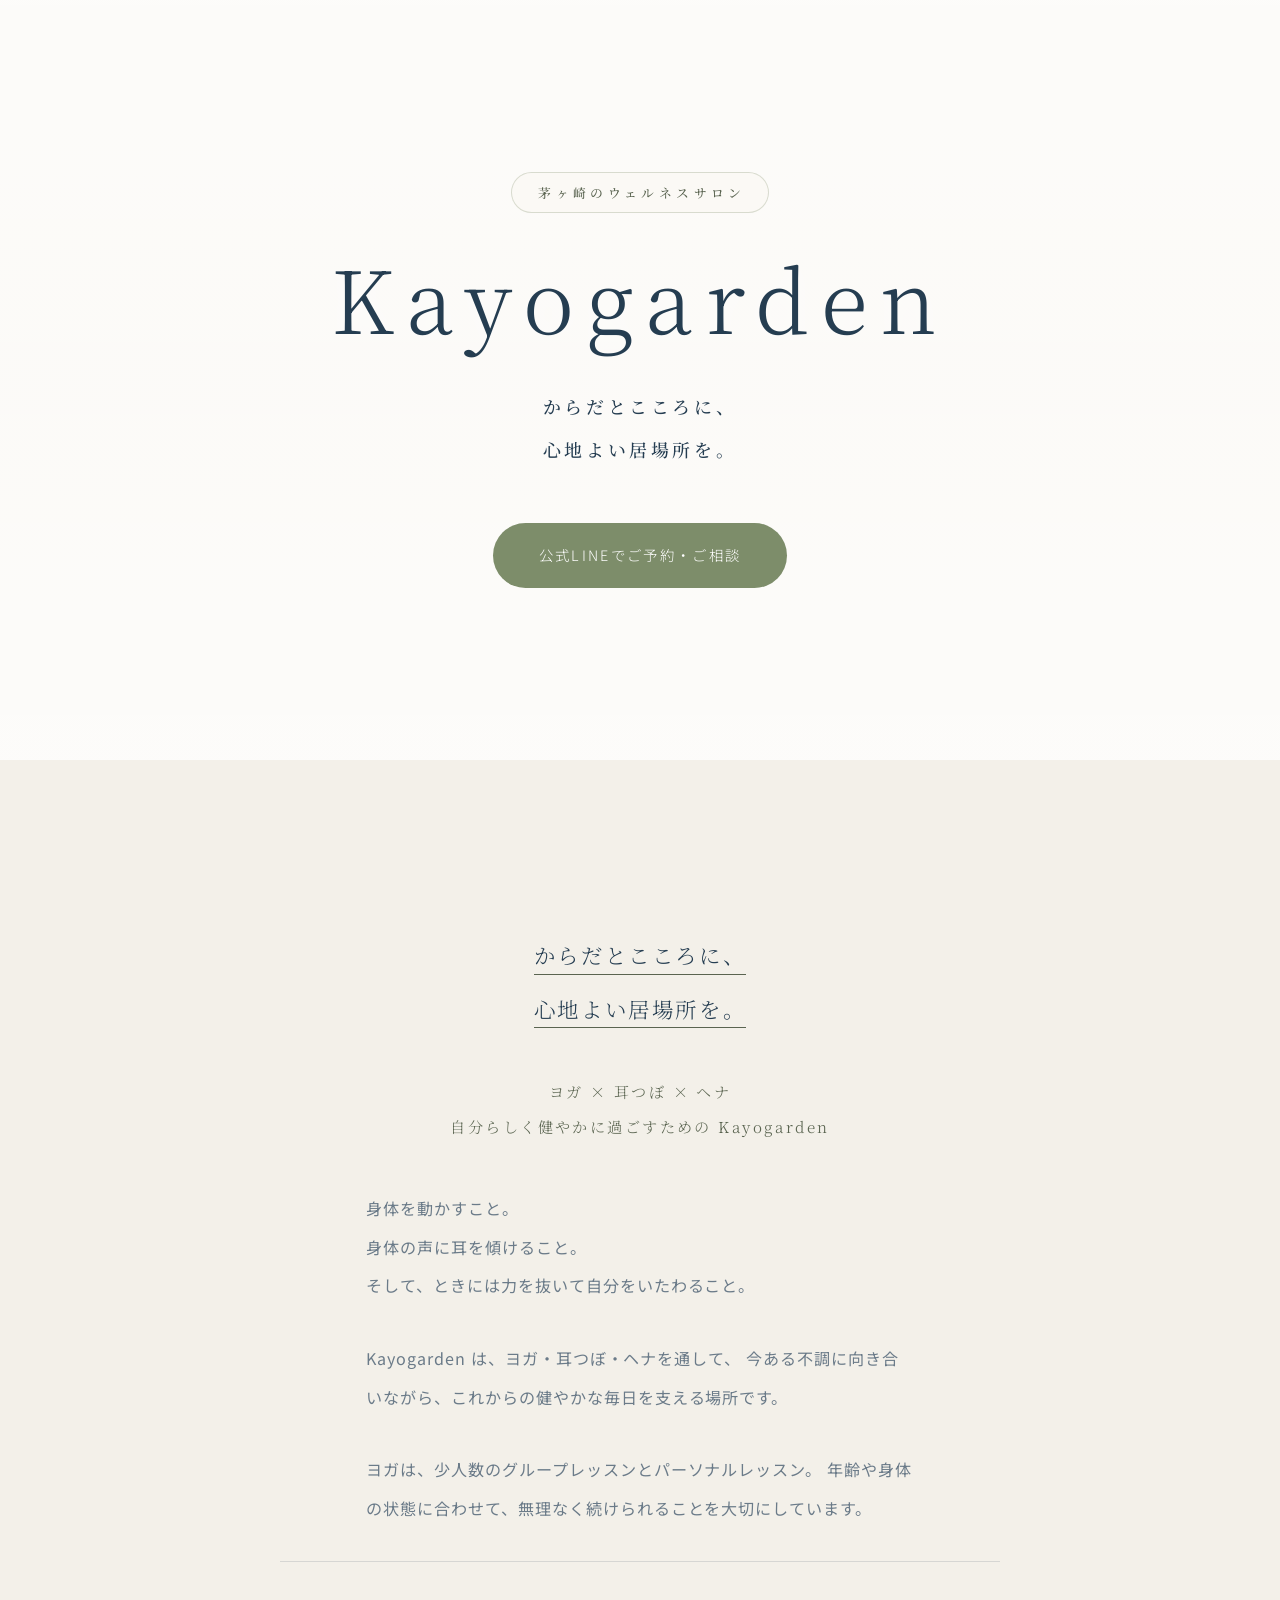
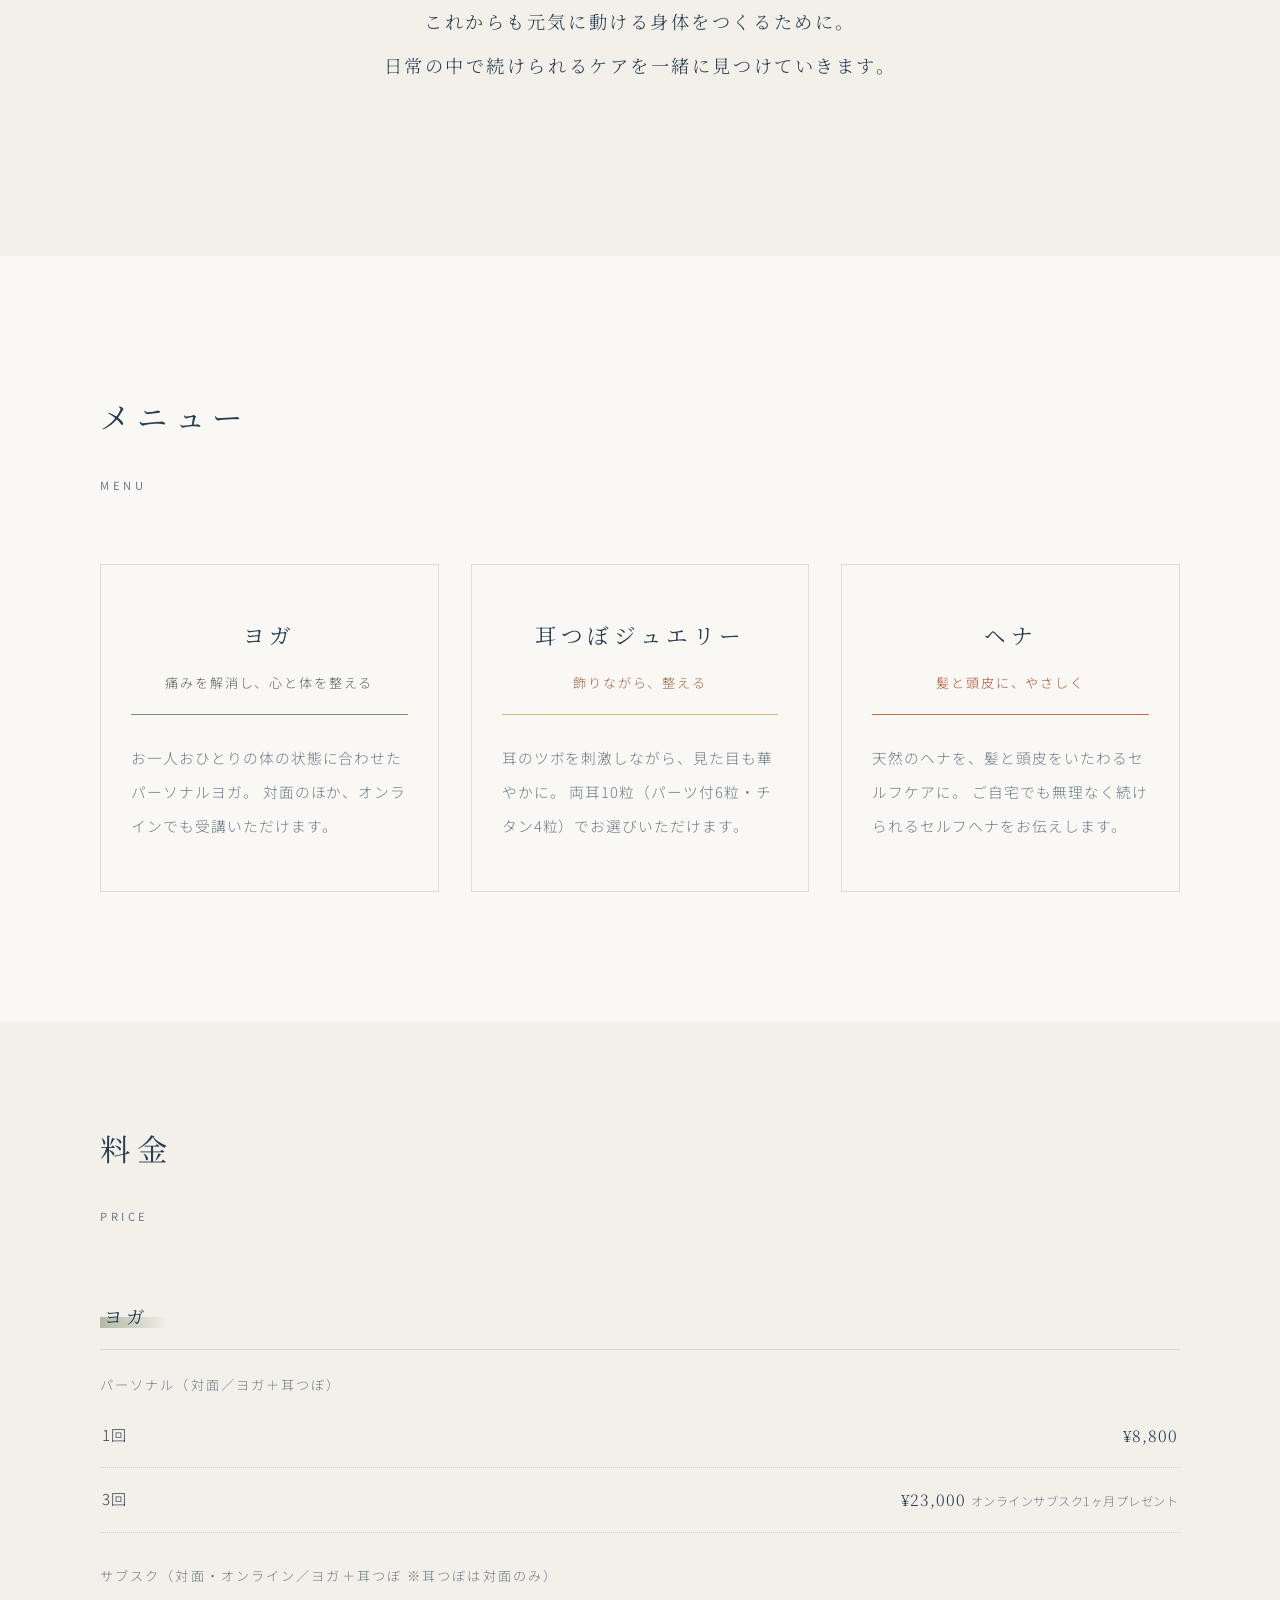
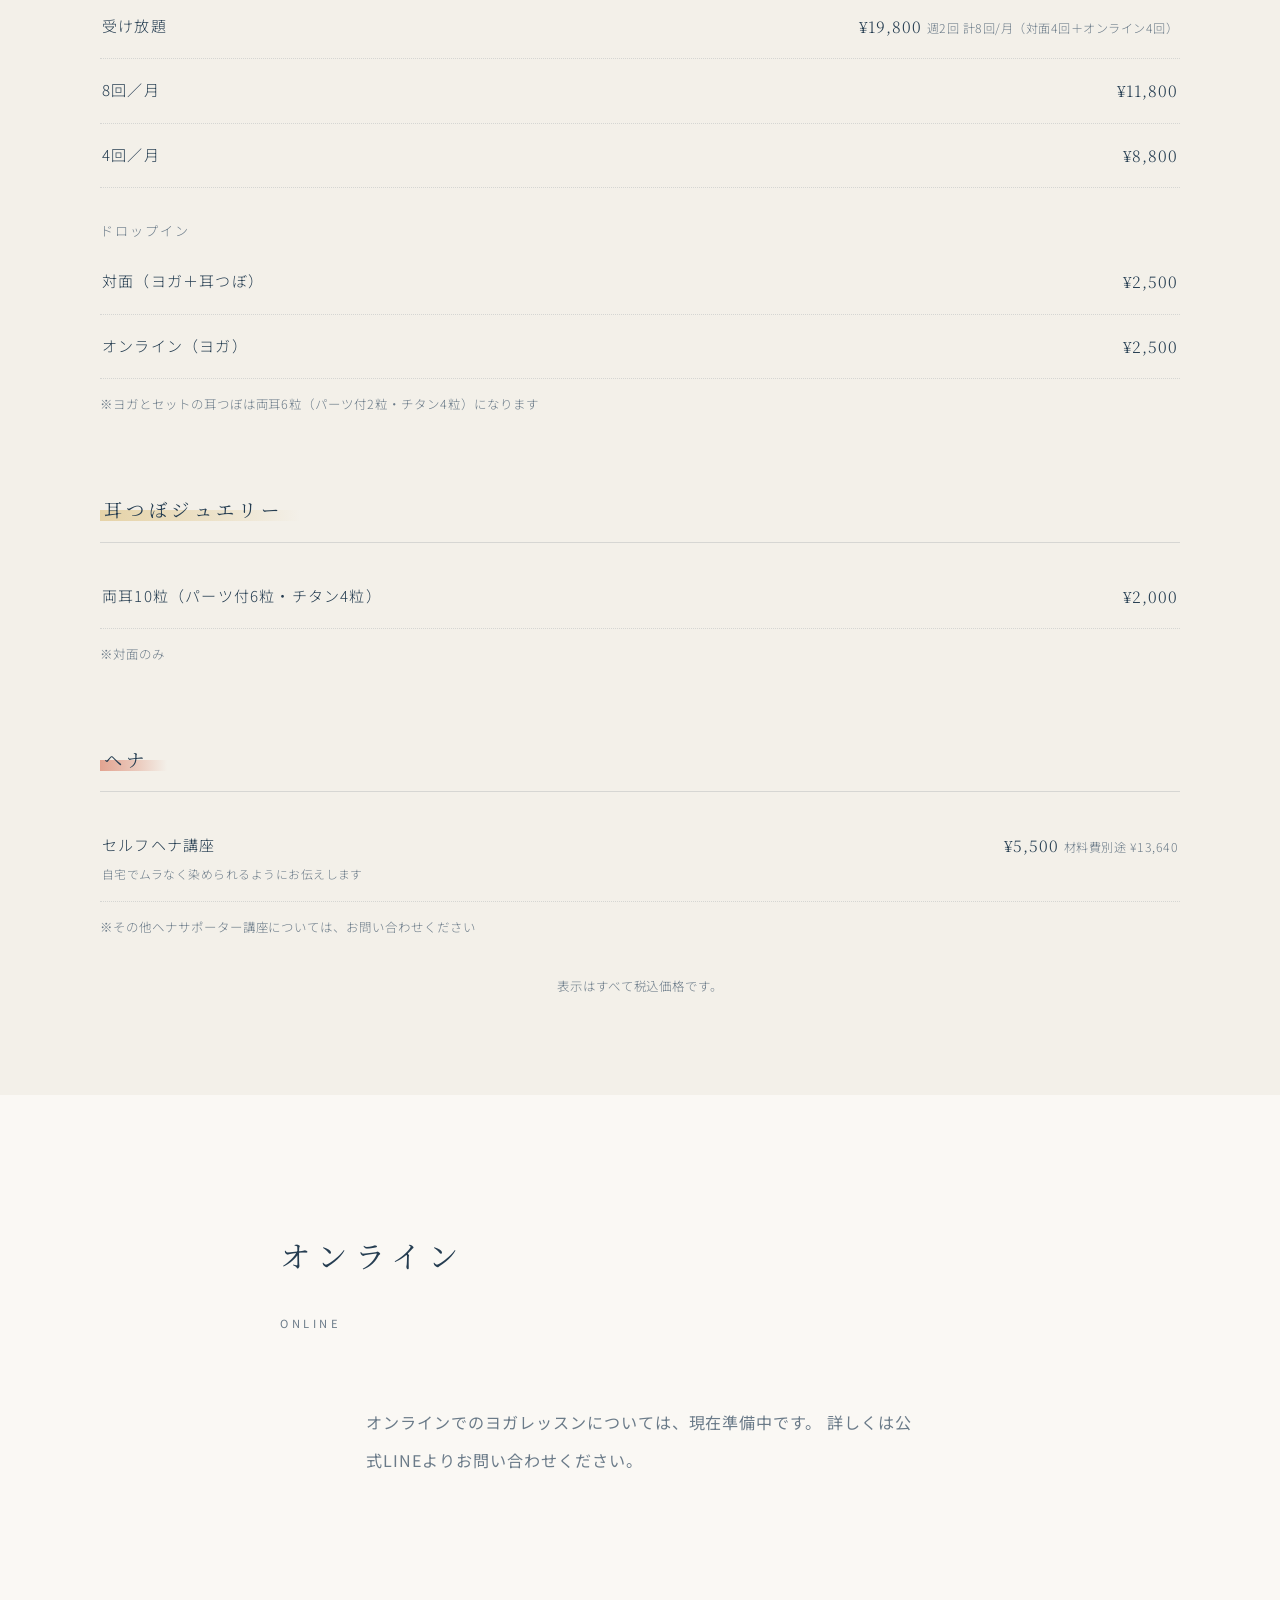
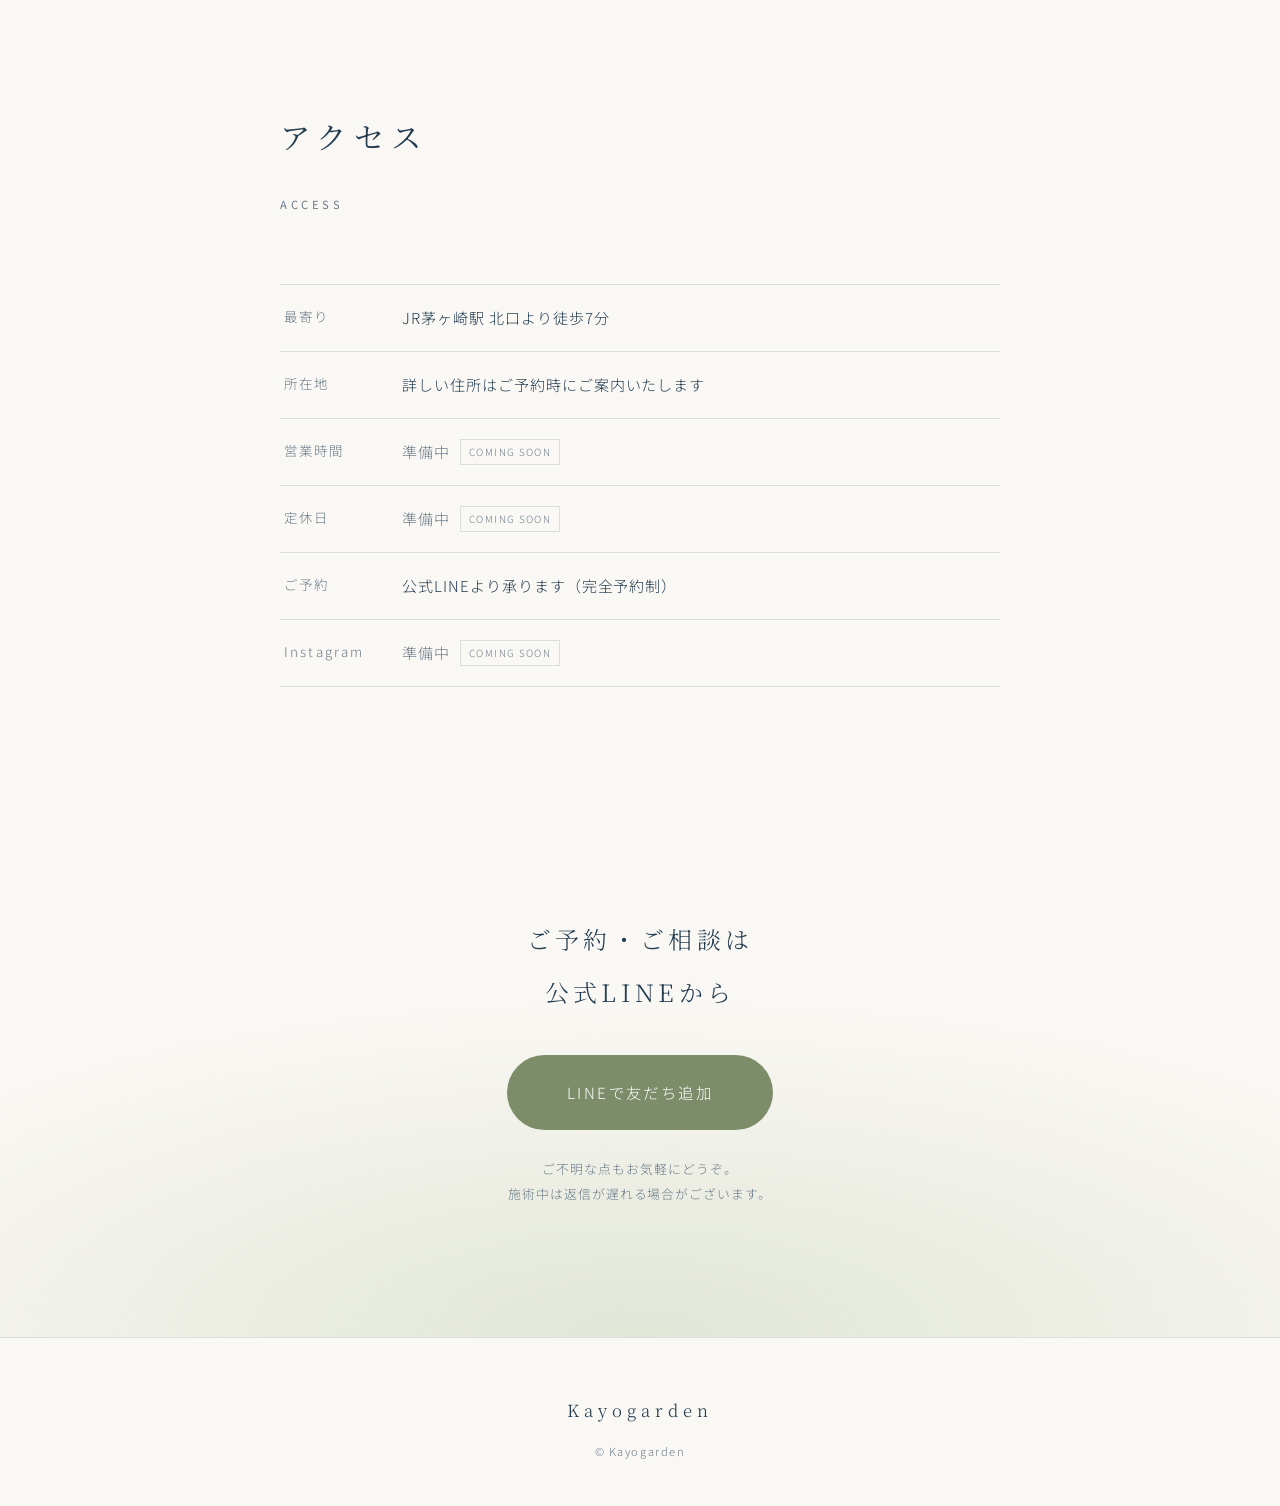
<file: index.html>
<!DOCTYPE html>
<html lang="ja">
<head>
<meta charset="UTF-8">
<meta name="viewport" content="width=device-width, initial-scale=1">
<title>Kayogarden｜痛みを解消するヨガ・耳つぼジュエリー・ヘナ｜茅ヶ崎</title>
<meta name="description" content="茅ヶ崎駅北口より徒歩7分。ヨガ・耳つぼ・ヘナで、からだとこころに心地よい居場所を。少人数グループとパーソナルレッスン。">

<!-- ▼ 公開URLが決まったら、下の https://ymr-yumalu.github.io/kayo-garden-site を実際のURLに置き換えてください -->
<link rel="canonical" href="https://ymr-yumalu.github.io/kayo-garden-site/">

<!-- OGP（LINE・SNSで共有したときの見え方） -->
<meta property="og:type" content="website">
<meta property="og:site_name" content="Kayogarden">
<meta property="og:title" content="Kayogarden｜心と体を整えるウェルネスサロン">
<meta property="og:description" content="茅ヶ崎駅北口より徒歩7分。ヨガ・耳つぼ・ヘナで、からだとこころに心地よい居場所を。">
<meta property="og:url" content="https://ymr-yumalu.github.io/kayo-garden-site/">
<meta property="og:image" content="https://ymr-yumalu.github.io/kayo-garden-site/img/ogp.jpg">
<meta property="og:image:width" content="1200">
<meta property="og:image:height" content="630">
<meta property="og:locale" content="ja_JP">

<!-- X（Twitter） -->
<meta name="twitter:card" content="summary_large_image">
<meta name="twitter:title" content="Kayogarden｜心と体を整えるウェルネスサロン">
<meta name="twitter:description" content="茅ヶ崎駅北口より徒歩7分。ヨガ・耳つぼ・ヘナで、からだとこころに心地よい居場所を。">
<meta name="twitter:image" content="https://ymr-yumalu.github.io/kayo-garden-site/img/ogp.jpg">

<!-- ファビコン -->
<link rel="icon" href="favicon.svg" type="image/svg+xml">
<meta name="theme-color" content="#7d8d6a">

<link rel="preconnect" href="https://fonts.googleapis.com">
<link rel="preconnect" href="https://fonts.gstatic.com" crossorigin>
<link href="https://fonts.googleapis.com/css2?family=Noto+Serif+JP:wght@300;400;500&family=Noto+Sans+JP:wght@300;400;500&display=swap" rel="stylesheet">
<link rel="stylesheet" href="style.css">

<!-- ▼ AI可読性レイヤー：構造化データ（JSON-LD） -->
<script type="application/ld+json">
{
  "@context": "https://schema.org",
  "@type": "HealthAndBeautyBusiness",
  "name": "Kayogarden",
  "description": "ヨガ・耳つぼ・ヘナを通して、今ある不調に向き合いながら、これからの健やかな毎日を支えるウェルネスサロン。",
  "slogan": "からだとこころに、心地よい居場所を。",
  "address": {
    "@type": "PostalAddress",
    "addressLocality": "茅ヶ崎市",
    "addressRegion": "神奈川県",
    "addressCountry": "JP"
  },
  "areaServed": {
    "@type": "City",
    "name": "茅ヶ崎市"
  },
  "publicAccess": false,
  "url": "https://ymr-yumalu.github.io/kayo-garden-site/",
  "image": "https://ymr-yumalu.github.io/kayo-garden-site/img/ogp.jpg",
  "priceRange": "¥2,000〜¥23,000",
  "currenciesAccepted": "JPY",
  "knowsLanguage": "ja",
  "sameAs": [
    "https://lin.ee/nlRff2H"
  ],
  "potentialAction": {
    "@type": "ReserveAction",
    "name": "公式LINEで予約する",
    "target": {
      "@type": "EntryPoint",
      "urlTemplate": "https://lin.ee/nlRff2H",
      "actionPlatform": [
        "http://schema.org/DesktopWebPlatform",
        "http://schema.org/MobileWebPlatform"
      ]
    }
  },
  "makesOffer": [
    {
      "@type": "Offer",
      "itemOffered": {
        "@type": "Service",
        "name": "ヨガ パーソナル（対面・ヨガ＋耳つぼ／1回）"
      },
      "price": "8800",
      "priceCurrency": "JPY"
    },
    {
      "@type": "Offer",
      "itemOffered": {
        "@type": "Service",
        "name": "ヨガ パーソナル（対面・ヨガ＋耳つぼ／3回）"
      },
      "price": "23000",
      "priceCurrency": "JPY"
    },
    {
      "@type": "Offer",
      "itemOffered": {
        "@type": "Service",
        "name": "ヨガ サブスク 受け放題（週2回・対面4回＋オンライン4回）"
      },
      "price": "19800",
      "priceCurrency": "JPY"
    },
    {
      "@type": "Offer",
      "itemOffered": {
        "@type": "Service",
        "name": "ヨガ サブスク 8回／月"
      },
      "price": "11800",
      "priceCurrency": "JPY"
    },
    {
      "@type": "Offer",
      "itemOffered": {
        "@type": "Service",
        "name": "ヨガ サブスク 4回／月"
      },
      "price": "8800",
      "priceCurrency": "JPY"
    },
    {
      "@type": "Offer",
      "itemOffered": {
        "@type": "Service",
        "name": "ドロップイン（対面・ヨガ＋耳つぼ）"
      },
      "price": "2500",
      "priceCurrency": "JPY"
    },
    {
      "@type": "Offer",
      "itemOffered": {
        "@type": "Service",
        "name": "ドロップイン（オンライン・ヨガ）"
      },
      "price": "2500",
      "priceCurrency": "JPY"
    },
    {
      "@type": "Offer",
      "itemOffered": {
        "@type": "Service",
        "name": "耳つぼジュエリー（両耳10粒）"
      },
      "price": "2000",
      "priceCurrency": "JPY"
    },
    {
      "@type": "Offer",
      "itemOffered": {
        "@type": "Service",
        "name": "セルフヘナ講座"
      },
      "price": "5500",
      "priceCurrency": "JPY"
    }
  ]
}
</script>
</head>

<body>

<!-- ============ ヒーロー ============ -->
<header class="hero">
  <!-- 背景映像（自動再生・ループ・無音）。未対応環境ではグラデーション背景が残る -->
  <div class="hero-media">
    <video class="hero-video" src="img/top-view2.mp4"
           autoplay muted loop playsinline preload="metadata"
           aria-hidden="true"></video>
  </div>
  <div class="hero-veil"></div>

  <div class="hero-inner">
    <p class="hero-sub">茅ヶ崎のウェルネスサロン</p>
    <h1 class="hero-title">Kayogarden</h1>
    <p class="hero-catch">からだとこころに、<br>心地よい居場所を。</p>
    <a class="btn btn-line" href="https://lin.ee/nlRff2H">公式LINEでご予約・ご相談</a>
  </div>
</header>

<main>

<!-- ============ コンセプト ============ -->
<section class="sec concept">
  <div class="inner narrow">
    <!-- 表示0.8秒後から2秒かけて、文字の下を細い線がなぞる -->
    <p class="lead lead-underline">
      <span class="u-line">からだとこころに、</span><br>
      <span class="u-line">心地よい居場所を。</span>
    </p>

    <p class="concept-tag">
      ヨガ × 耳つぼ × ヘナ<br>
      自分らしく健やかに過ごすための Kayogarden
    </p>

    <p class="text">
      身体を動かすこと。<br>
      身体の声に耳を傾けること。<br>
      そして、ときには力を抜いて自分をいたわること。
    </p>

    <p class="text">
      Kayogarden は、ヨガ・耳つぼ・ヘナを通して、
      今ある不調に向き合いながら、これからの健やかな毎日を支える場所です。
    </p>

    <p class="text">
      ヨガは、少人数のグループレッスンとパーソナルレッスン。
      年齢や身体の状態に合わせて、無理なく続けられることを大切にしています。
    </p>

    <p class="concept-close">
      これからも元気に動ける身体をつくるために。<br>
      日常の中で続けられるケアを一緒に見つけていきます。
    </p>
  </div>
</section>

<!-- ============ サービス3つ ============ -->
<section class="sec services" id="menu">
  <div class="inner">
    <h2 class="sec-title"><span class="ja">メニュー</span><span class="en">Menu</span></h2>

    <div class="cards">
      <article class="card card-yoga">
        <h3 class="card-title">ヨガ</h3>
        <p class="card-lead">痛みを解消し、心と体を整える</p>
        <p class="card-text">
          お一人おひとりの体の状態に合わせたパーソナルヨガ。
          対面のほか、オンラインでも受講いただけます。
        </p>
      </article>

      <article class="card card-mimi">
        <h3 class="card-title">耳つぼジュエリー</h3>
        <p class="card-lead">飾りながら、整える</p>
        <p class="card-text">
          耳のツボを刺激しながら、見た目も華やかに。
          両耳10粒（パーツ付6粒・チタン4粒）でお選びいただけます。
        </p>
      </article>

      <article class="card card-henna">
        <h3 class="card-title">ヘナ</h3>
        <p class="card-lead">髪と頭皮に、やさしく</p>
        <p class="card-text">
          天然のヘナを、髪と頭皮をいたわるセルフケアに。
          ご自宅でも無理なく続けられるセルフヘナをお伝えします。
        </p>
      </article>
    </div>
  </div>
</section>

<!-- ============ 料金 ============ -->
<section class="sec price" id="price">
  <div class="inner">
    <h2 class="sec-title"><span class="ja">料金</span><span class="en">Price</span></h2>

    <div class="price-block">
      <h3 class="price-head price-head-yoga"><span>ヨガ</span></h3>

      <p class="price-sub">パーソナル（対面／ヨガ＋耳つぼ）</p>
      <dl class="price-list">
        <div><dt>1回</dt><dd>¥8,800</dd></div>
        <div><dt>3回</dt><dd>¥23,000 <span class="note">オンラインサブスク1ヶ月プレゼント</span></dd></div>
      </dl>

      <p class="price-sub">サブスク（対面・オンライン／ヨガ＋耳つぼ ※耳つぼは対面のみ）</p>
      <dl class="price-list">
        <div><dt>受け放題</dt><dd>¥19,800 <span class="note">週2回 計8回/月（対面4回＋オンライン4回）</span></dd></div>
        <div><dt>8回／月</dt><dd>¥11,800</dd></div>
        <div><dt>4回／月</dt><dd>¥8,800</dd></div>
      </dl>

      <p class="price-sub">ドロップイン</p>
      <dl class="price-list">
        <div><dt>対面（ヨガ＋耳つぼ）</dt><dd>¥2,500</dd></div>
        <div><dt>オンライン（ヨガ）</dt><dd>¥2,500</dd></div>
      </dl>

      <p class="price-note">※ヨガとセットの耳つぼは両耳6粒（パーツ付2粒・チタン4粒）になります</p>
    </div>

    <div class="price-block">
      <h3 class="price-head price-head-mimi"><span>耳つぼジュエリー</span></h3>
      <dl class="price-list">
        <div><dt>両耳10粒（パーツ付6粒・チタン4粒）</dt><dd>¥2,000</dd></div>
      </dl>
      <p class="price-note">※対面のみ</p>
    </div>

    <div class="price-block">
      <h3 class="price-head price-head-henna"><span>ヘナ</span></h3>
      <dl class="price-list">
        <div><dt>セルフヘナ講座<span class="dt-note">自宅でムラなく染められるようにお伝えします</span></dt><dd>¥5,500 <span class="note">材料費別途 ¥13,640</span></dd></div>
      </dl>
      <p class="price-note">※その他ヘナサポーター講座については、お問い合わせください</p>
    </div>

    <p class="tax-note">表示はすべて税込価格です。</p>
  </div>
</section>

<!-- ============ オンライン（枠だけ・準備中） ============ -->
<section class="sec online" id="online">
  <div class="inner narrow">
    <h2 class="sec-title"><span class="ja">オンライン</span><span class="en">Online</span></h2>
    <p class="text">
      <!-- TODO：オンラインヨガの受講方法・使用ツール・当日の流れなどを記載 -->
      オンラインでのヨガレッスンについては、現在準備中です。
      詳しくは公式LINEよりお問い合わせください。
    </p>
  </div>
</section>

<!-- ============ アクセス・営業情報 ============ -->
<section class="sec access" id="access">
  <div class="inner narrow">
    <h2 class="sec-title"><span class="ja">アクセス</span><span class="en">Access</span></h2>
    <dl class="info-list">
      <div><dt>最寄り</dt><dd>JR茅ヶ崎駅 北口より徒歩7分</dd></div>
      <div><dt>所在地</dt><dd>詳しい住所はご予約時にご案内いたします</dd></div>
      <!-- TODO：営業時間が決まったら記載 -->
      <div><dt>営業時間</dt><dd class="tbd">準備中</dd></div>
      <!-- TODO：定休日が決まったら記載 -->
      <div><dt>定休日</dt><dd class="tbd">準備中</dd></div>
      <div><dt>ご予約</dt><dd>公式LINEより承ります（完全予約制）</dd></div>
      <!-- TODO：Instagramが決まったら記載 -->
      <div><dt>Instagram</dt><dd class="tbd">準備中</dd></div>
    </dl>
  </div>
</section>

<!-- ============ CTA ============ -->
<section class="sec cta">
  <div class="inner narrow">
    <p class="cta-lead">ご予約・ご相談は<br>公式LINEから</p>
    <a class="btn btn-line btn-lg" href="https://lin.ee/nlRff2H">LINEで友だち追加</a>
    <p class="cta-note">ご不明な点もお気軽にどうぞ。<br>施術中は返信が遅れる場合がございます。</p>
  </div>
</section>

</main>

<footer class="footer">
  <p class="footer-logo">Kayogarden</p>
  <p class="footer-copy">&copy; Kayogarden</p>
</footer>

</body>
</html>
</file>
<file: style.css>
@charset "UTF-8";

/* =========================================
   Kayo Garden
   ブランドカラー（スプシ colorcode より）
========================================= */
:root{
  /* サービスカラー */
  --henna:      #d56548;
  --henna-dark: #b05032;
  --henna-pale: #f5dfd5;

  --yoga:       #7d8d6a;
  --yoga-dark:  #5a6450;
  --yoga-pale:  #e1e6d7;

  --mimi:       #dbbb72;
  --mimi-dark:  #986a48;
  --mimi-pale:  #e5e0d5;

  /* アンカー */
  --navy:       #253d51;
  --beige:      #e5e0d5;

  /* 背景（2026：純白を避けオフホワイトへ） */
  --bg:         #faf8f4;
  --bg-tint:    #f3f0e9;

  --line:       rgba(37,61,81,.14);
  --text:       #253d51;
  --text-thin:  #6b7b89;

  --serif: "Noto Serif JP", serif;
  --sans:  "Noto Sans JP", system-ui, sans-serif;

  --maxw: 1080px;
}

*{ box-sizing:border-box; }

html{ scroll-behavior:smooth; }

body{
  margin:0;
  background:var(--bg);
  color:var(--text);
  font-family:var(--sans);
  font-size:16px;              /* 2026：14px以下は古い */
  font-weight:300;
  line-height:2;
  letter-spacing:.06em;
  -webkit-font-smoothing:antialiased;
}

img{ max-width:100%; height:auto; display:block; }

.inner{ width:min(92%, var(--maxw)); margin-inline:auto; }
.narrow{ width:min(92%, 720px); }

/* =========================================
   ヒーロー
========================================= */
.hero{
  position:relative;
  min-height:min(88svh, 760px);
  display:grid;
  place-items:center;
  text-align:center;
  padding:clamp(80px, 12vh, 140px) 24px;
  overflow:hidden;
  /* 映像が読めない環境用のフォールバック */
  background:
    radial-gradient(120% 90% at 50% 0%, var(--yoga-pale) 0%, transparent 60%),
    var(--bg);
}

/* 重なり順：映像(1) → 白ベール(2) → 文字(3)
   ※z-indexにマイナスを使うと isolation/stacking context で
     背景の後ろに隠れることがあるため、すべて正の値にする */

/* 背景映像 */
/* 映像の入れ物。ここで切り抜く */
.hero-media{
  position:absolute;
  inset:0;
  overflow:hidden;
  z-index:1;
  background:var(--bg);
  pointer-events:none;
}
.hero-video{
  width:100%;
  height:100%;
  object-fit:cover;
  object-position:center;
  display:block;
  /* 端に出る描画のにじみを消すため、ほんの少し拡大して切る */
  transform:scale(1.04);
}

/* 映像の上に白を30%かぶせて文字を読みやすく */
.hero-veil{
  position:absolute; inset:0;
  background:
    linear-gradient(to bottom,
      rgba(255,255,255,.50) 0%,
      rgba(255,255,255,.34) 50%,
      rgba(255,255,255,.52) 100%);
  z-index:2;
  pointer-events:none;
}

.hero-inner{ position:relative; z-index:3; }

.hero-sub{
  display:inline-block;
  font-family:var(--serif);
  font-size:.8rem;
  letter-spacing:.34em;
  color:var(--yoga-dark);
  margin:0 0 30px;
  font-weight:500;
  /* 文字の後ろに薄い帯を敷いて、明るい背景でも確実に読めるようにする */
  padding:7px 22px 7px 26px;
  background:rgba(250,248,244,.82);
  border:1px solid rgba(125,141,106,.28);
  border-radius:999px;
  backdrop-filter:blur(2px);
}

/* 2026：特大見出しでタイポを主役に */
.hero-title{
  font-family:var(--serif);
  text-shadow:0 2px 20px rgba(255,255,255,.75);
  font-weight:300;
  font-size:clamp(2.6rem, 9vw, 5.4rem);
  letter-spacing:.14em;
  line-height:1.25;
  margin:0;
  text-wrap:balance;
}

.hero-catch{
  font-family:var(--serif);
  font-size:clamp(.95rem, 2.6vw, 1.12rem);
  letter-spacing:.2em;
  line-height:2.4;
  color:var(--text);                       /* 薄いグレー→ネイビーで読みやすく */
  margin:34px 0 52px;
  font-weight:500;
  text-shadow:0 1px 12px rgba(255,255,255,1), 0 0 26px rgba(255,255,255,.95);
}

/* =========================================
   共通セクション
========================================= */
.sec{ padding:clamp(72px, 12vw, 130px) 0; }

.sec-title{
  text-align:center;
  margin:0 0 clamp(40px, 6vw, 68px);
  font-weight:400;
}
/* --- 見出しの下に、なぞる線 ---------------------
   .ja の下・中央から幅70%。
   線の色はセクションの背景で自動的に切り替わる：
     白系の背景（--bg）        → ベージュの線
     ベージュ背景（--bg-tint） → 白の線                        */
.sec-title .ja{
  display:block;
  position:relative;
  font-family:var(--serif);
  font-size:clamp(1.4rem, 4.4vw, 1.9rem);
  letter-spacing:.24em;
  padding-bottom:.55em;
}
.sec-title .ja::after{
  content:"";
  position:absolute;
  /* 中央揃えの見出しは中央から、左揃えの見出しは左端から引く */
  left:var(--rule-left, 50%);
  bottom:0;
  width:var(--rule-w, 30%);
  height:1px;
  transform:translateX(var(--rule-shift, -50%)) scaleX(0);
  transform-origin:var(--rule-origin, center);
  background:var(--rule, var(--beige));
}

/* セクションごとに線の色を指定 */
.services .sec-title .ja,
.access   .sec-title .ja,
.online   .sec-title .ja{ --rule: var(--beige); }   /* 背景が白系 → ベージュ */

.price .sec-title .ja,
.concept .sec-title .ja{ --rule: #ffffff; }          /* 背景がベージュ → 白 */

/* スクロールで見出しが入ってきたら、中央から左右に伸びる */
@media (prefers-reduced-motion:no-preference){
  @supports (animation-timeline: view()){
    .sec-title .ja::after{
      animation:drawRule .9s ease-out both;
      animation-timeline:view();
      animation-range:entry 12% entry 55%;
    }
    @keyframes drawRule{
      from{ transform:translateX(var(--rule-shift, -50%)) scaleX(0); }
      to  { transform:translateX(var(--rule-shift, -50%)) scaleX(1); }
    }
  }
  /* スクロール連動に未対応なら、読み込み後に一度だけ引く */
  @supports not (animation-timeline: view()){
    .sec-title .ja::after{ animation:drawRule .9s ease-out .3s both; }
    @keyframes drawRule{
      from{ transform:translateX(var(--rule-shift, -50%)) scaleX(0); }
      to  { transform:translateX(var(--rule-shift, -50%)) scaleX(1); }
    }
  }
}
@media (prefers-reduced-motion:reduce){
  .sec-title .ja::after{ transform:translateX(var(--rule-shift, -50%)) scaleX(1); }
}
.sec-title .en{
  display:block;
  margin-top:10px;
  font-size:.7rem;
  letter-spacing:.32em;
  color:var(--text-thin);
  text-transform:uppercase;
}

.lead{
  font-family:var(--serif);
  font-size:clamp(1.05rem, 3.2vw, 1.34rem);
  line-height:2.5;
  letter-spacing:.12em;
  text-align:center;
  margin:0 0 40px;
  text-wrap:balance;
}

.text{
  margin:0;
  line-height:2.4;
  color:var(--text-thin);
  /* 3行以上の文章は左揃え。中央揃えだと改行位置が毎行ばらついて読みにくい
     （中央揃えは短い詩的な行＝.lead / .concept-tag / .concept-close だけに残す） */
  text-align:left;
  max-width:34em;
  margin-inline:auto;
  text-wrap:pretty;
  font-size:16.1px;     /* ふつうの本文より0.1pt太め */
  font-weight:400;      /* body の 300 から一段上げる */
}

/* =========================================
   コンセプト
========================================= */
.concept{ background:var(--bg-tint); }

/* --- 文字の下を細い線がなぞる ---------------
   表示0.8秒後にスタートし、2行あわせて2秒でなぞり終わる。
   1行目 0.8s〜1.8s ／ 2行目 1.8s〜2.8s（計2秒） */
.lead-underline{ --u-color: var(--yoga-dark); }

.u-line{
  position:relative;
  display:inline;               /* 折り返せるように inline のまま */
  padding-bottom:.22em;
  background-image:linear-gradient(var(--u-color), var(--u-color));
  background-repeat:no-repeat;
  background-position:0 100%;
  background-size:0% 1px;       /* 幅0から伸ばす＝なぞる表現 */
}
/* ::after は使わない（inlineだと折り返し時に崩れるため） */
@media (prefers-reduced-motion:no-preference){
  .lead-underline .u-line:nth-of-type(1){
    animation:drawLine 1s linear .8s forwards;
  }
  .lead-underline .u-line:nth-of-type(2){
    animation:drawLine 1s linear 1.8s forwards;
  }
  @keyframes drawLine{
    from{ background-size:0% 1px; }
    to  { background-size:100% 1px; }
  }
}
/* アニメを好まない設定の人には最初から線を出す */
@media (prefers-reduced-motion:reduce){
  .u-line{ background-size:100% 1px; }
}

/* =========================================
   サービス3枚
========================================= */
.cards{
  display:grid;
  gap:clamp(20px, 3vw, 32px);
  grid-template-columns:1fr;
}
@media (min-width:768px){
  .cards{ grid-template-columns:repeat(3,1fr); }
}

/* 2026：タクタイル・ブルータリズム＝1pxのヘアライン */
.card{
  border:1px solid var(--line);
  padding:clamp(32px, 5vw, 48px) clamp(22px, 3vw, 30px);
  background:var(--bg);
  position:relative;
  transition:transform .4s ease, box-shadow .4s ease;
}
/* カード上端の色バーは、よくある型なのでやめた。
   色は「サービス名の下の区切り線」に移して、意味のある位置だけで使う */

.card:hover{
  transform:translateY(-4px);
  box-shadow:0 12px 30px rgba(37,61,81,.07);
}

.card-title{
  font-family:var(--serif);
  font-weight:400;
  font-size:1.35rem;
  letter-spacing:.2em;
  margin:0 0 14px;
  text-align:center;
}
.card-lead{
  text-align:center;
  font-size:.82rem;
  letter-spacing:.14em;
  margin:0 0 26px;
  padding-bottom:18px;
  border-bottom:1px solid var(--line);
}
.card-yoga  .card-lead{ border-bottom-color:var(--yoga); }
.card-mimi  .card-lead{ border-bottom-color:var(--mimi); }
.card-henna .card-lead{ border-bottom-color:var(--henna); }
.card-yoga  .card-lead{ color:var(--yoga-dark); }
.card-mimi  .card-lead{ color:var(--mimi-dark); }
.card-henna .card-lead{ color:var(--henna-dark); }

.card-text{
  margin:0;
  font-size:.92rem;
  line-height:2.3;
  color:var(--text-thin);
  text-align:left;
  text-wrap:pretty;
}

/* =========================================
   料金
========================================= */
.price{ background:var(--bg-tint); }

.price-block{ margin-bottom:clamp(48px, 7vw, 72px); }
.price-block:last-of-type{ margin-bottom:34px; }

.price-head{
  font-family:var(--serif);
  font-weight:400;
  font-size:1.15rem;
  letter-spacing:.24em;
  margin:0 0 22px;
  padding-bottom:12px;
  border-bottom:1px solid var(--line);
}

/* --- マーカー風のハイライト -------------------
   各サービスカラーを opacity 40% で、右に向かって薄くする */
.price-head span{
  display:inline-block;
  padding:2px 18px 2px 4px;
  background-image:
    linear-gradient(to right,
      rgb(from var(--mk) r g b / .55) 0%,
      rgb(from var(--mk) r g b / .26) 58%,
      rgb(from var(--mk) r g b / 0)   100%);
  background-repeat:no-repeat;
  background-size:100% .62em;
  background-position:0 72%;
}
.price-head-yoga  span{ --mk: var(--yoga); }
.price-head-mimi  span{ --mk: var(--mimi); }
.price-head-henna span{ --mk: var(--henna); }

/* rgb(from ...) 未対応ブラウザ向けのフォールバック */
@supports not (background-image: linear-gradient(to right, rgb(from red r g b / .4), transparent)){
  .price-head-yoga  span{ background-image:linear-gradient(to right, rgba(125,141,106,.55) 0%, rgba(125,141,106,.26) 58%, rgba(125,141,106,0) 100%); }
  .price-head-mimi  span{ background-image:linear-gradient(to right, rgba(219,187,114,.55) 0%, rgba(219,187,114,.26) 58%, rgba(219,187,114,0) 100%); }
  .price-head-henna span{ background-image:linear-gradient(to right, rgba(213,101,72,.55) 0%, rgba(213,101,72,.26) 58%, rgba(213,101,72,0) 100%); }
}

.price-list{ margin:0; }
.price-list > div{
  display:flex;
  flex-wrap:wrap;
  justify-content:space-between;
  gap:6px 20px;
  padding:16px 2px;
  border-bottom:1px dotted var(--line);
}
.price-list dt{
  font-size:.94rem;
  letter-spacing:.08em;
}
.price-list dd{
  margin:0;
  font-family:var(--serif);
  font-size:.98rem;
  letter-spacing:.06em;
  white-space:nowrap;
  font-variant-numeric:tabular-nums;
}
.note{
  font-family:var(--sans);
  font-size:.76rem;
  color:var(--text-thin);
  letter-spacing:.04em;
}
.price-note{
  margin:14px 0 0;
  font-size:.78rem;
  color:var(--text-thin);
  line-height:1.9;
}
.tax-note{
  text-align:center;
  font-size:.78rem;
  color:var(--text-thin);
  margin:0;
}

/* コンセプト：3行のタグライン */
.concept-tag{
  font-family:var(--serif);
  text-align:center;
  font-size:.95rem;
  letter-spacing:.16em;
  line-height:2.3;
  color:var(--yoga-dark);
  margin:0 0 44px;
}

/* コンセプト：本文のあいだ */
.concept .text{ margin-bottom:34px; }
.concept .text:last-of-type{ margin-bottom:44px; }

/* コンセプト：締めの2行 */
.concept-close{
  font-family:var(--serif);
  text-align:center;
  font-size:clamp(1rem, 2.9vw, 1.14rem);
  letter-spacing:.14em;
  line-height:2.4;
  margin:0;
  padding-top:38px;
  border-top:1px solid var(--line);
  text-wrap:balance;
}

/* 料金：プラン種別の小見出し */
.price-sub{
  margin:30px 0 6px;
  font-size:.82rem;
  letter-spacing:.16em;
  color:var(--text-thin);
}
.price-block .price-sub:first-of-type{ margin-top:18px; }

/* 料金：項目の補足 */
.dt-note{
  display:block;
  font-size:.74rem;
  color:var(--text-thin);
  letter-spacing:.04em;
  line-height:1.9;
  margin-top:2px;
}

/* =========================================
   アクセス
========================================= */
.info-list{ margin:0; border-top:1px solid var(--line); }
.info-list > div{
  display:flex;
  flex-wrap:wrap;
  gap:4px 24px;
  padding:18px 4px;
  border-bottom:1px solid var(--line);
}
.info-list dt{
  flex:0 0 7em;
  font-size:.84rem;
  letter-spacing:.16em;
  color:var(--text-thin);
}
.info-list dd{
  margin:0;
  font-size:.94rem;
  flex:1 1 14em;
}
.tbd{ color:var(--text-thin); }
.tbd::after{
  content:"COMING SOON";
  display:inline-block;
  margin-left:10px;
  font-size:.62rem;
  letter-spacing:.14em;
  padding:2px 8px;
  border:1px solid var(--line);
  color:var(--text-thin);
  vertical-align:2px;
}

/* =========================================
   CTA
========================================= */
.cta{
  text-align:center;
  background:
    radial-gradient(120% 100% at 50% 100%, var(--yoga-pale) 0%, transparent 62%),
    var(--bg);
}
.cta-lead{
  font-family:var(--serif);
  font-size:clamp(1.15rem, 3.6vw, 1.5rem);
  letter-spacing:.18em;
  line-height:2.2;
  margin:0 0 36px;
}
.cta-note{
  margin:26px 0 0;
  font-size:.8rem;
  color:var(--text-thin);
  line-height:2;
}

/* ボタン */
.btn{
  display:inline-block;
  text-decoration:none;
  font-size:.9rem;
  letter-spacing:.16em;
  padding:18px 46px;
  border-radius:999px;
  transition:opacity .3s ease, transform .3s ease;
}
.btn:hover{ opacity:.82; transform:translateY(-2px); }

.btn-line{
  background:var(--yoga);
  color:#fff;
}
.btn-lg{ padding:22px 60px; font-size:.96rem; }

/* =========================================
   フッター
========================================= */
.footer{
  padding:56px 24px 44px;
  text-align:center;
  border-top:1px solid var(--line);
}
.footer-logo{
  font-family:var(--serif);
  font-size:1.05rem;
  letter-spacing:.3em;
  margin:0 0 12px;
}
.footer-copy{
  margin:0;
  font-size:.7rem;
  letter-spacing:.14em;
  color:var(--text-thin);
}

/* =========================================
   スクロール連動アニメーション
   2026：CSSのみ（JS不要）。未対応環境では普通に表示される
========================================= */
@media (prefers-reduced-motion:no-preference){
  @supports (animation-timeline: view()){
    .sec-title, .lead, .text, .card, .price-block, .info-list, .cta-lead, .cta-note{
      animation:fadeUp ease-out both;
      animation-timeline:view();
      animation-range:entry 5% entry 55%;
    }
    /* カードは少しずつ時間差で出す */
    .cards .card:nth-child(2){ animation-range:entry 9% entry 58%; }
    .cards .card:nth-child(3){ animation-range:entry 13% entry 62%; }

    @keyframes fadeUp{
      from{ opacity:0; transform:translateY(26px); }
      to  { opacity:1; transform:translateY(0); }
    }
  }
}


/* =========================================
   読みやすさと、画面のリズム（2026-09-30 追記）

   「どこも同じ余白・どこも中央揃え」だと、どのセクションも同じ重さに見える。
   情緒を伝える場所（コンセプト・お誘い）はゆったり中央に、
   情報を読む場所（メニュー・料金・アクセス）は詰めて左に、と役割で分ける。
========================================= */

/* ② 余白のリズム */
.concept{ padding-block:clamp(96px, 15vw, 168px); }   /* 読ませる → 広く */
.price,
.access{ padding-block:clamp(56px, 8vw, 96px); }      /* 情報 → 詰める */

/* ③ 情報セクションの見出しは左揃え */
.services .sec-title,
.price    .sec-title,
.online   .sec-title,
.access   .sec-title{
  text-align:left;
}
.services .sec-title .ja,
.price    .sec-title .ja,
.online   .sec-title .ja,
.access   .sec-title .ja{
  --rule-left:0;
  --rule-shift:0;
  --rule-origin:left;
  --rule-w:56px;
}

/* 幅の狭い端末（320px）で料金の注釈がはみ出していたのを修正。
   金額そのものは途中で切れてほしくないので nowrap のまま、
   うしろの注釈だけ折り返せるようにする */
.price-list dd{ min-width:0; }
.price-list dd .note{ white-space:normal; }

/* ⑤ キーボードで操作したときに、いまどこにいるか分かるようにする */
:focus-visible{
  outline:2px solid var(--yoga-dark);
  outline-offset:3px;
  border-radius:2px;
}
</file>
